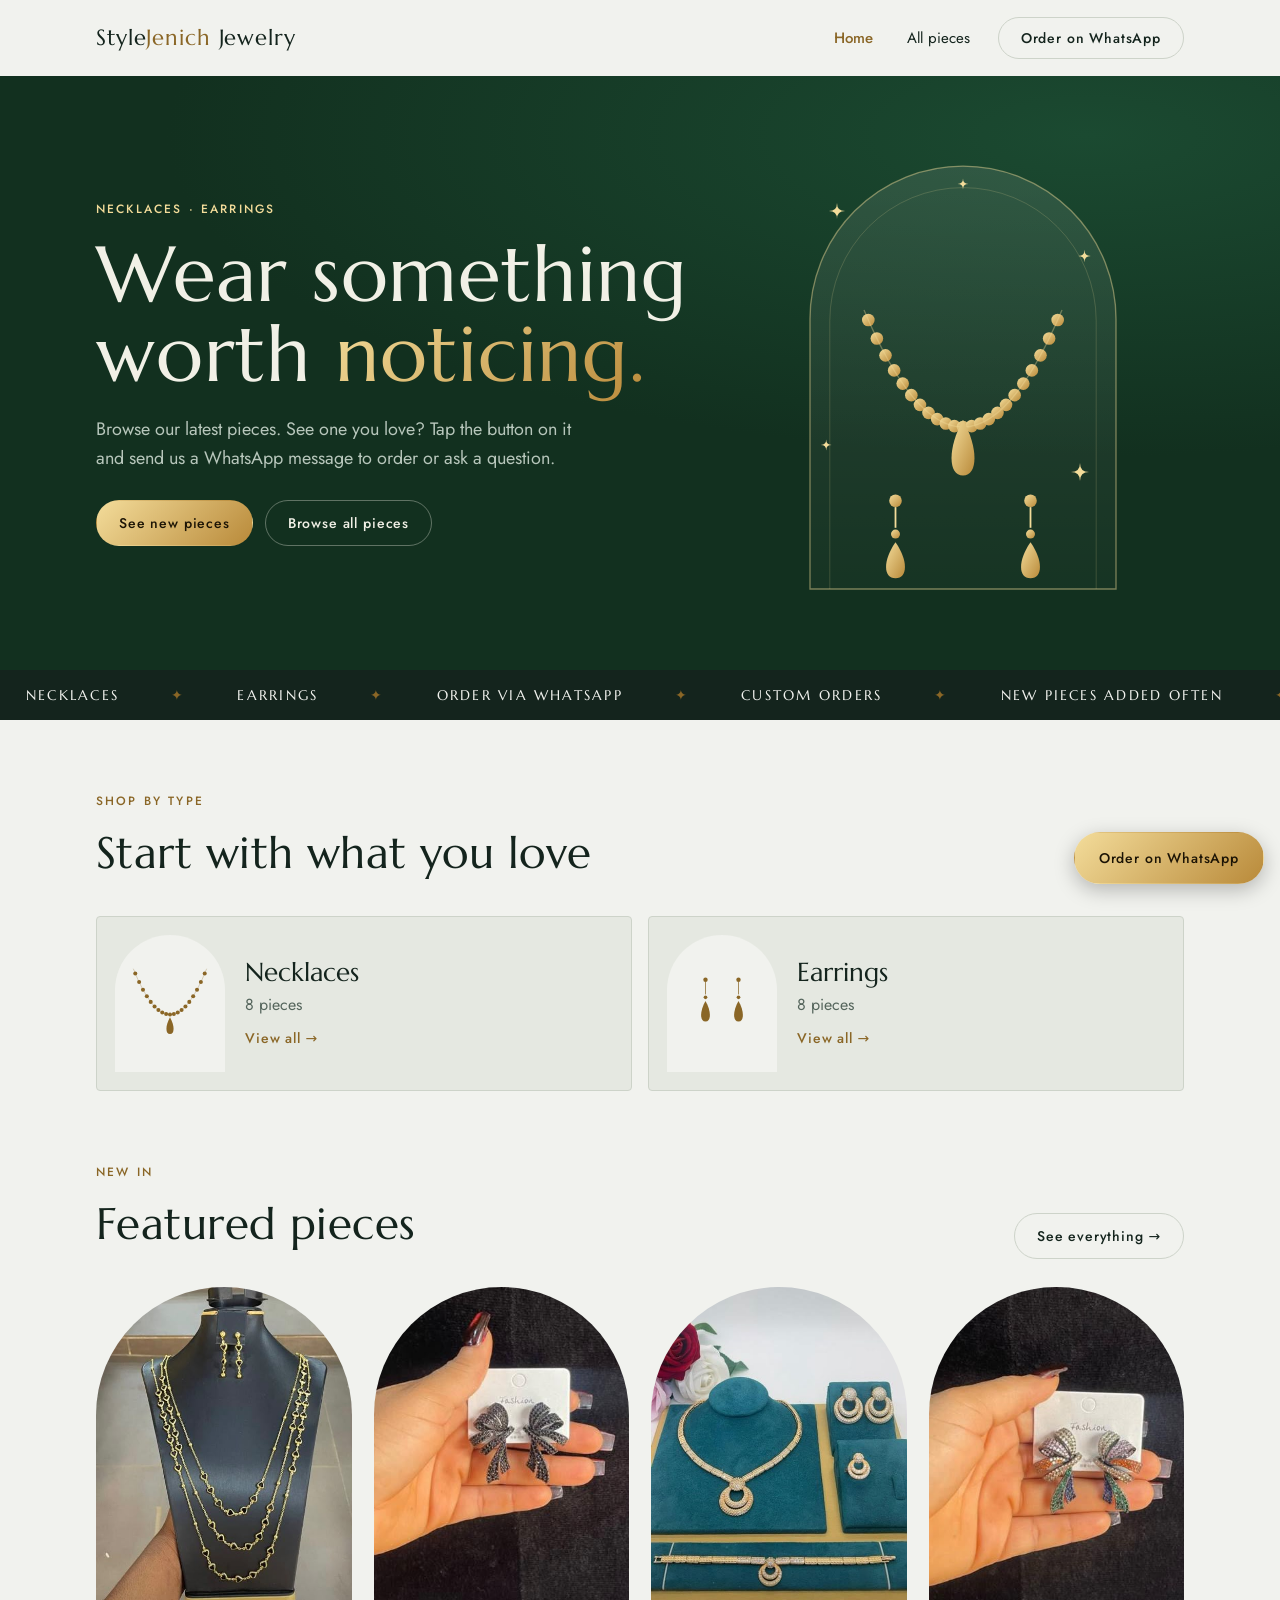
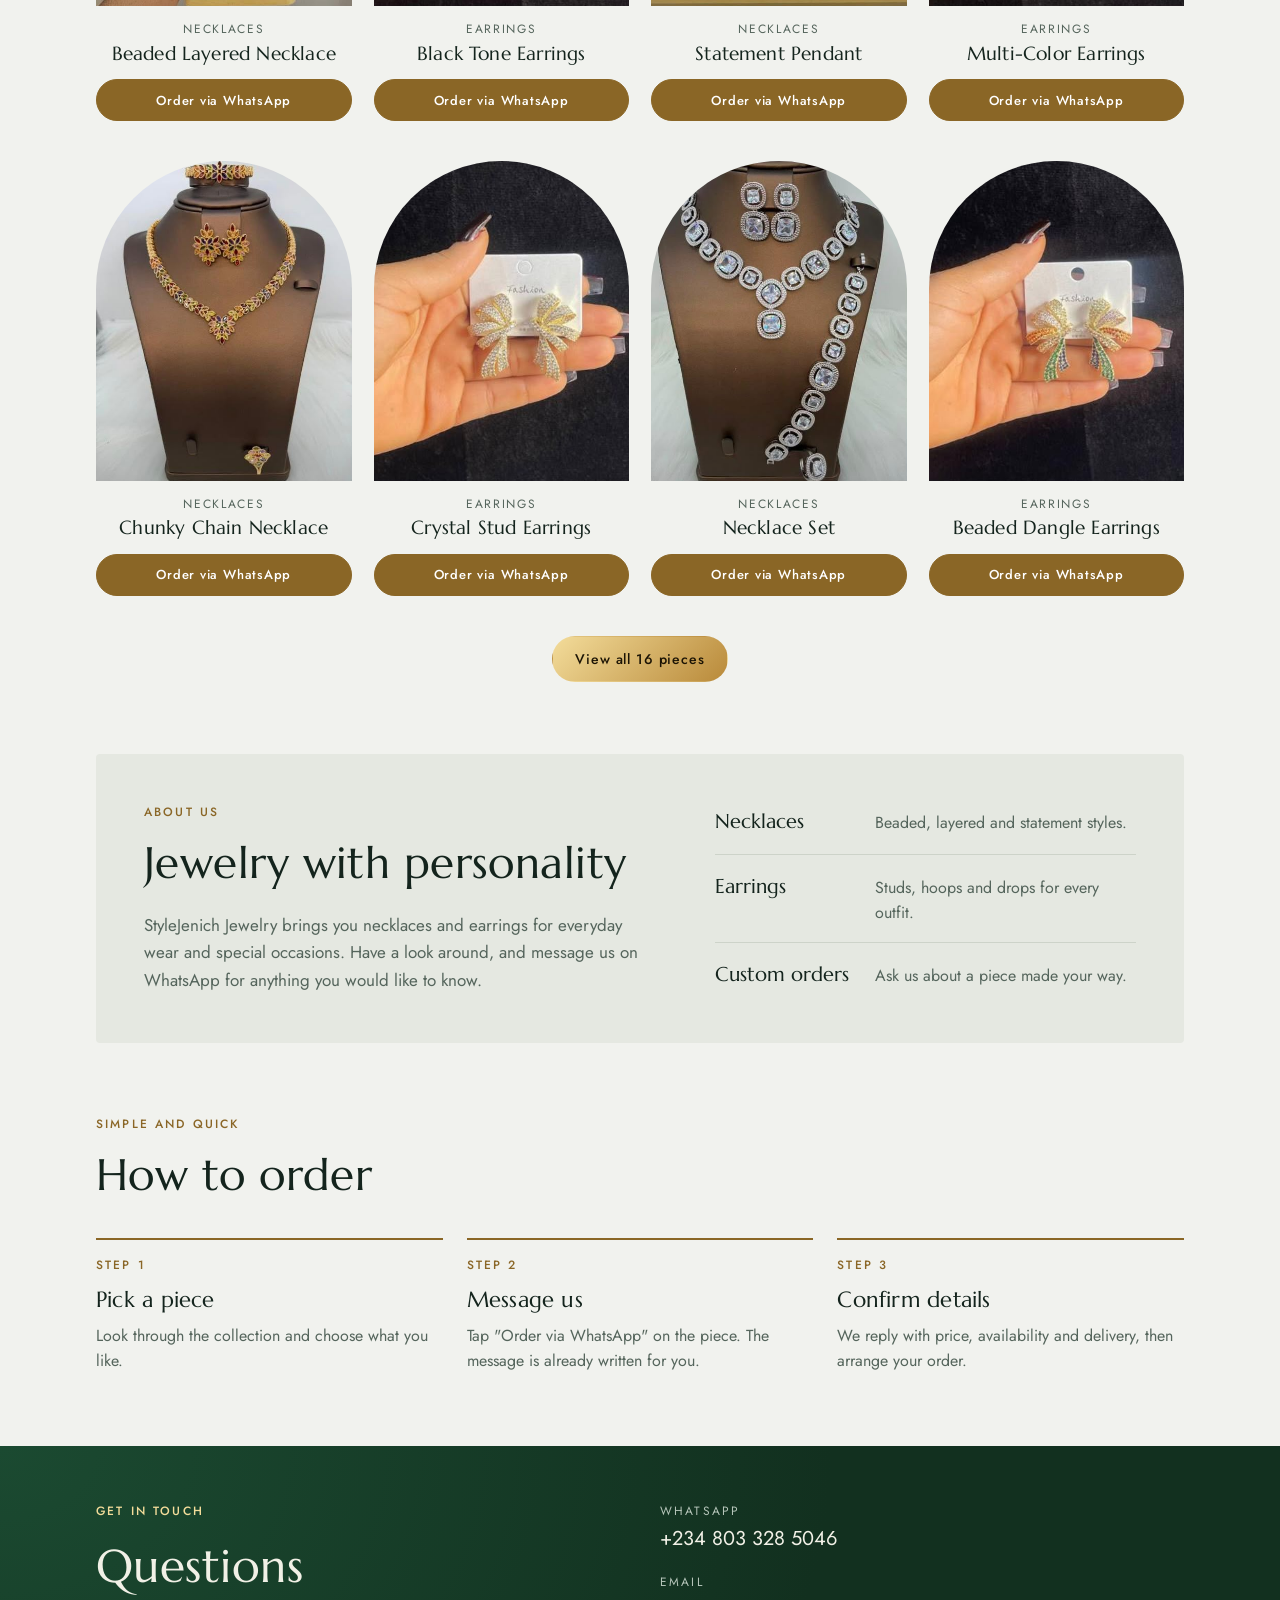
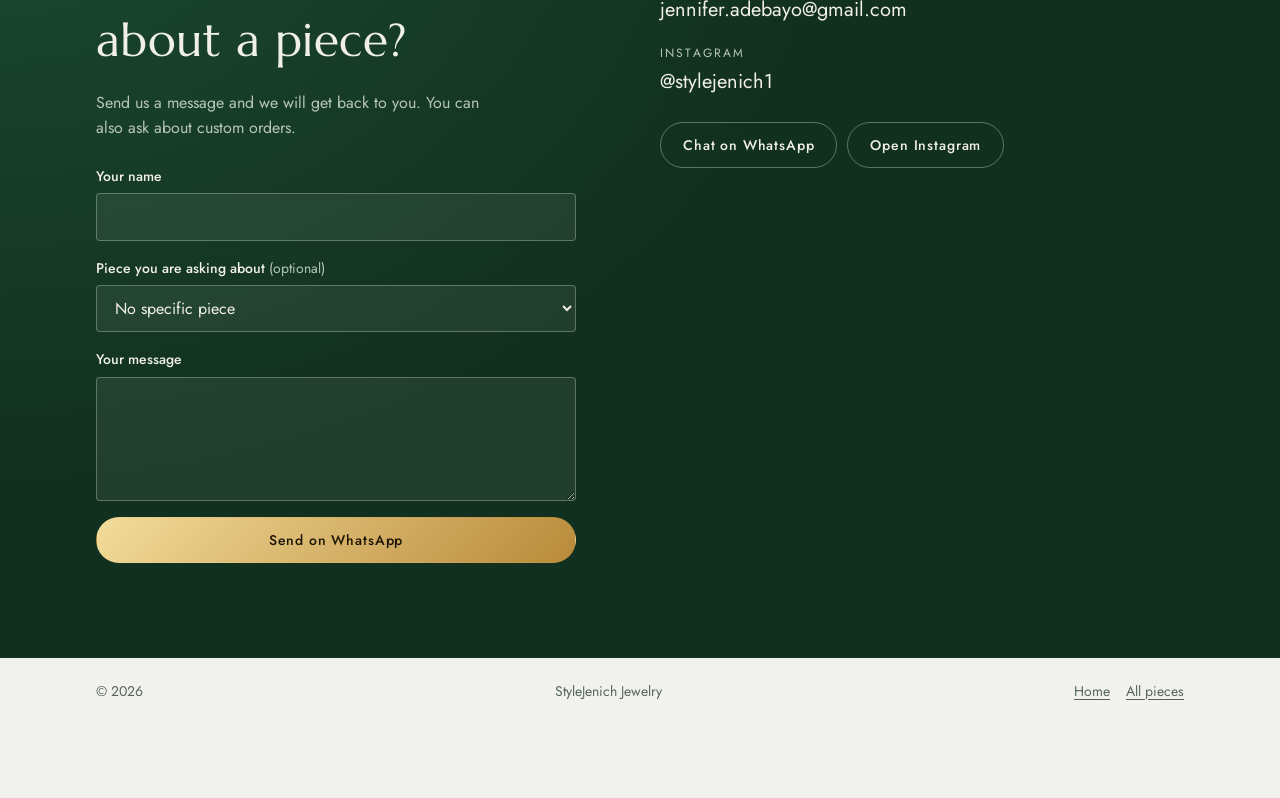
<file: index.html>
<!DOCTYPE html>
<html lang="en">
<head>
  <meta charset="utf-8">
  <meta name="viewport" content="width=device-width, initial-scale=1">
  <title>StyleJenich Jewelry</title>
  <meta name="description" content="Necklaces and earrings from StyleJenich Jewelry. Browse the collection and order on WhatsApp.">
  <meta name="theme-color" content="#12301f">
  <meta property="og:title" content="StyleJenich Jewelry">
  <meta property="og:description" content="Necklaces and earrings. Browse the collection and order on WhatsApp.">
  <meta property="og:type" content="website">
  <link rel="icon" href="data:image/svg+xml,%3Csvg xmlns='http://www.w3.org/2000/svg' viewBox='0 0 64 64'%3E%3Crect width='64' height='64' rx='14' fill='%2312301f'/%3E%3Cpath d='M32 14l12 14-12 22L20 28z' fill='%23d4b26a'/%3E%3C/svg%3E">

  <link rel="preconnect" href="https://fonts.googleapis.com">
  <link rel="preconnect" href="https://fonts.gstatic.com" crossorigin>
  <link rel="stylesheet" href="https://fonts.googleapis.com/css2?family=Jost:wght@400;500;600&family=Marcellus&display=swap">
  <link rel="stylesheet" href="css/styles.css">

  <script src="js/data.js" defer></script>
  <script src="js/art.js" defer></script>
  <script src="js/common.js" defer></script>
  <script src="js/home.js" defer></script>
</head>
<body id="top">
  <a class="skip-link" href="#gallery">Skip to the collection</a>

  <header class="site-header">
    <div class="wrap site-header__inner">
      <a class="brand" href="index.html" aria-label="StyleJenich Jewelry, home">Style<span>Jenich</span> Jewelry</a>
      <nav class="site-nav" aria-label="Main">
        <a class="site-nav__link" href="index.html" aria-current="page">Home</a>
        <a class="site-nav__link" href="collection.html">All pieces</a>
        <a class="btn btn--ghost site-nav__cta" id="header-whatsapp" href="#contact">Contact</a>
      </nav>
    </div>
  </header>

  <main>
    <section class="hero" aria-labelledby="hero-title">
      <div class="wrap hero__inner">
        <div class="hero__copy">
          <p class="label" id="eyebrow">Handpicked jewelry</p>
          <h1 id="hero-title">Wear something worth <em>noticing.</em></h1>
          <p class="hero__lead">Browse our latest pieces. See one you love? Tap the button on it and send us a WhatsApp message to order or ask a question.</p>
          <div class="actions">
            <a class="btn btn--gold" href="#gallery">See new pieces</a>
            <a class="btn btn--outline-light" href="collection.html">Browse all pieces</a>
          </div>
        </div>
        <div class="hero__art" id="hero-art" aria-hidden="true"></div>
      </div>
    </section>

    <div class="ticker" aria-hidden="true">
      <div class="ticker__track" id="ticker-track"></div>
    </div>

    <div class="wrap">
      <section class="section" aria-labelledby="shop-title">
        <header class="section__head">
          <div>
            <p class="label">Shop by type</p>
            <h2 id="shop-title">Start with what you love</h2>
          </div>
        </header>
        <div class="tiles" id="tiles"></div>
      </section>

      <section class="section" id="gallery" aria-labelledby="gallery-title">
        <header class="section__head">
          <div>
            <p class="label">New in</p>
            <h2 id="gallery-title">Featured pieces</h2>
          </div>
          <a class="btn btn--ghost" href="collection.html">See everything &rarr;</a>
        </header>
        <div class="grid" id="grid"></div>
        <div class="section__cta">
          <a class="btn btn--gold" id="view-all" href="collection.html">View all pieces</a>
        </div>
      </section>

      <section class="section" aria-labelledby="about-title">
        <div class="about">
          <div>
            <p class="label">About us</p>
            <h2 id="about-title"></h2>
            <p class="about__text" id="about-text"></p>
          </div>
          <ul class="perks" id="perks"></ul>
        </div>
      </section>

      <section class="section" aria-labelledby="how-title">
        <header class="section__head">
          <div>
            <p class="label">Simple and quick</p>
            <h2 id="how-title">How to order</h2>
          </div>
        </header>
        <ol class="steps">
          <li><h3>Pick a piece</h3><p>Look through the collection and choose what you like.</p></li>
          <li><h3>Message us</h3><p>Tap "Order via WhatsApp" on the piece. The message is already written for you.</p></li>
          <li><h3>Confirm details</h3><p>We reply with price, availability and delivery, then arrange your order.</p></li>
        </ol>
      </section>
    </div>

    <section class="contact-band" id="contact" aria-labelledby="contact-title">
      <div class="wrap contact">
        <div>
          <p class="label">Get in touch</p>
          <h2 id="contact-title">Questions about a piece?</h2>
          <p class="contact__lead">Send us a message and we will get back to you. You can also ask about custom orders.</p>

          <form class="form" id="enquiry-form" novalidate>
            <div class="field">
              <label for="enquiry-name">Your name</label>
              <input id="enquiry-name" name="name" type="text" autocomplete="name" required aria-describedby="enquiry-name-error">
              <p class="field__error" id="enquiry-name-error" hidden></p>
            </div>
            <div class="field">
              <label for="enquiry-piece">Piece you are asking about <span class="optional">(optional)</span></label>
              <select id="enquiry-piece" name="piece"></select>
            </div>
            <div class="field">
              <label for="enquiry-message">Your message</label>
              <textarea id="enquiry-message" name="message" rows="4" required minlength="10" aria-describedby="enquiry-message-error"></textarea>
              <p class="field__error" id="enquiry-message-error" hidden></p>
            </div>
            <button class="btn btn--gold" type="submit">Send on WhatsApp</button>
            <p class="form__status" id="enquiry-status" role="status" aria-live="polite"></p>
          </form>
        </div>

        <dl class="contact__details">
          <div><dt>WhatsApp</dt><dd id="phone-text"></dd></div>
          <div><dt>Email</dt><dd id="email-text"></dd></div>
          <div><dt>Instagram</dt><dd id="instagram-text"></dd></div>
          <div class="contact__links">
            <a class="btn btn--outline-light" id="contact-whatsapp" href="#" target="_blank" rel="noopener">Chat on WhatsApp</a>
            <a class="btn btn--outline-light" id="instagram-link" href="#" target="_blank" rel="noopener">Open Instagram</a>
          </div>
        </dl>
      </div>
    </section>
  </main>

  <footer class="wrap site-footer">
    <span id="year"></span>
    <span>StyleJenich Jewelry</span>
    <nav class="site-footer__nav" aria-label="Footer">
      <a href="index.html">Home</a>
      <a href="collection.html">All pieces</a>
    </nav>
  </footer>

  <a class="btn btn--gold fab" id="fab-whatsapp" href="#" target="_blank" rel="noopener">Order on WhatsApp</a>

  <!-- Template: copied by home.js for each category tile -->
  <template id="tile-template">
    <a class="tile" href="collection.html">
      <span class="tile__arch"></span>
      <span class="tile__body">
        <span class="tile__name"></span>
        <span class="tile__count"></span>
        <span class="tile__go">View all &rarr;</span>
      </span>
    </a>
  </template>
</body>
</html>
</file>
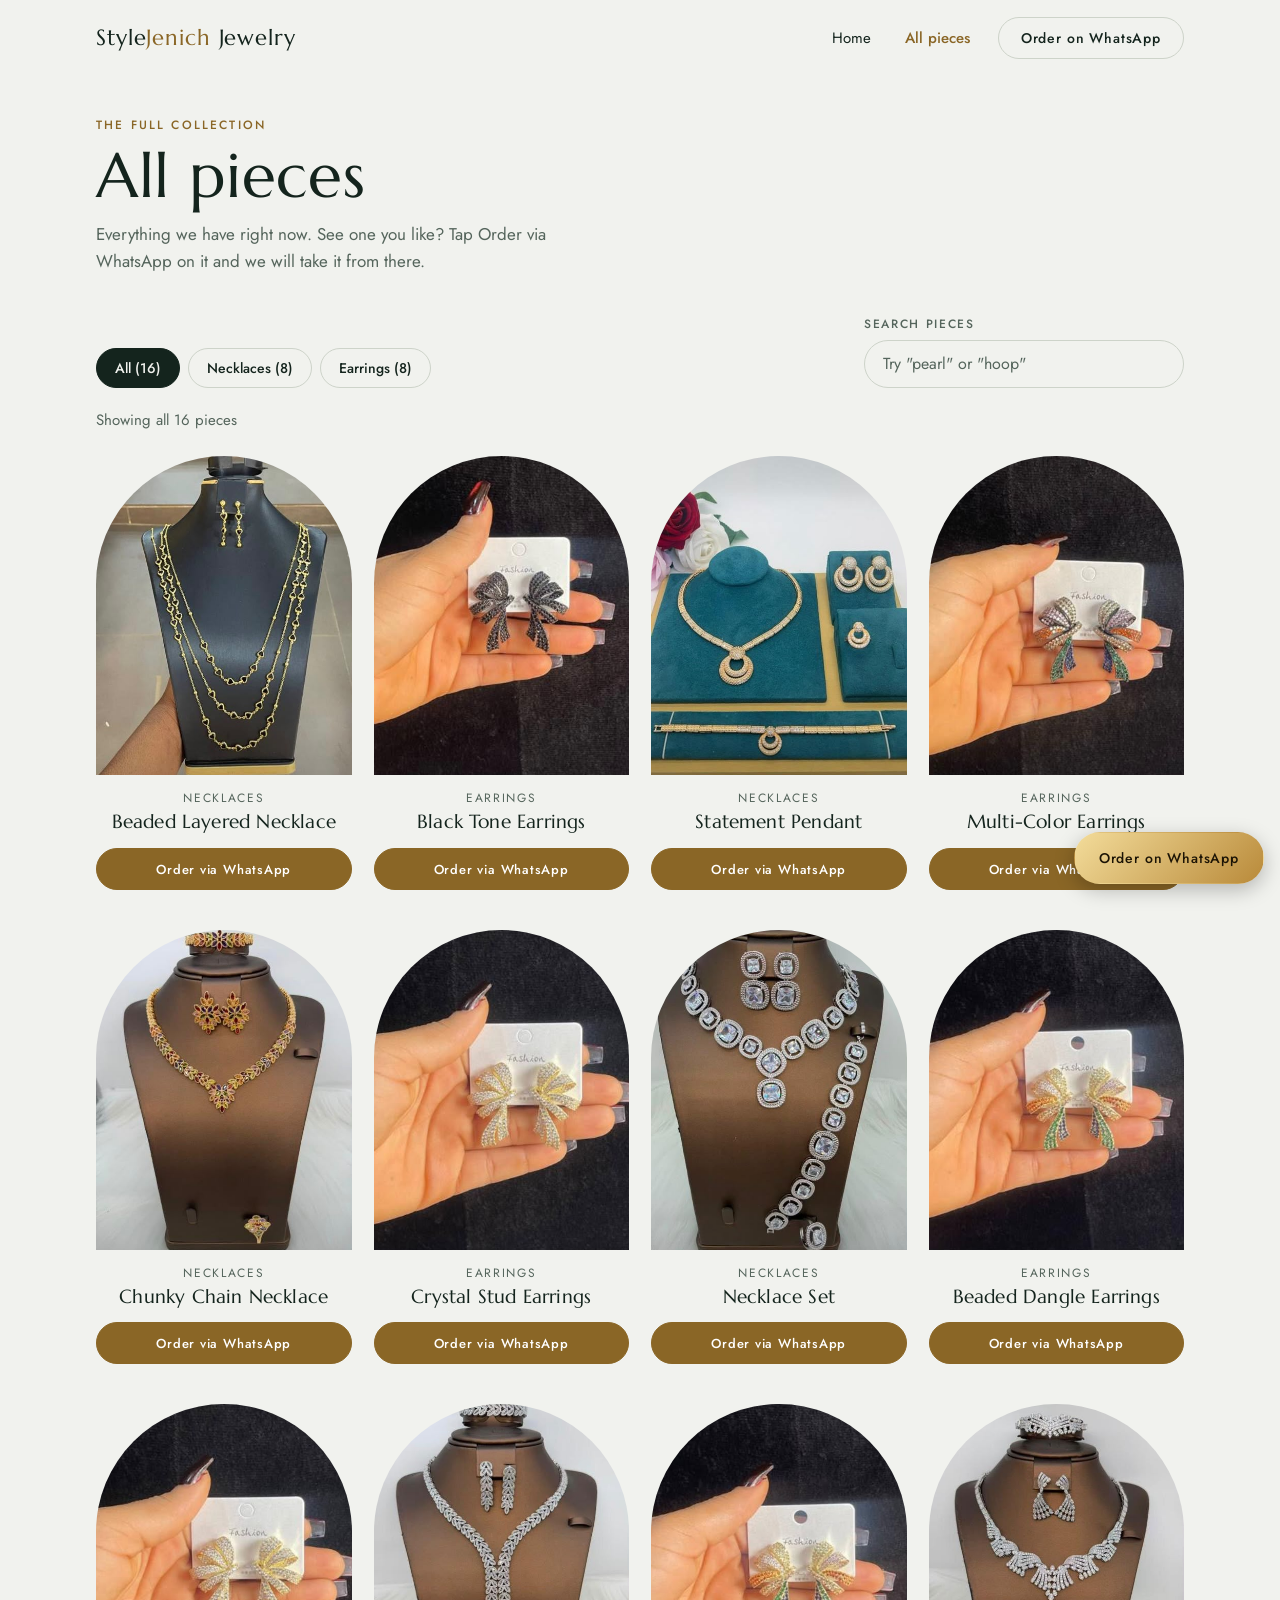
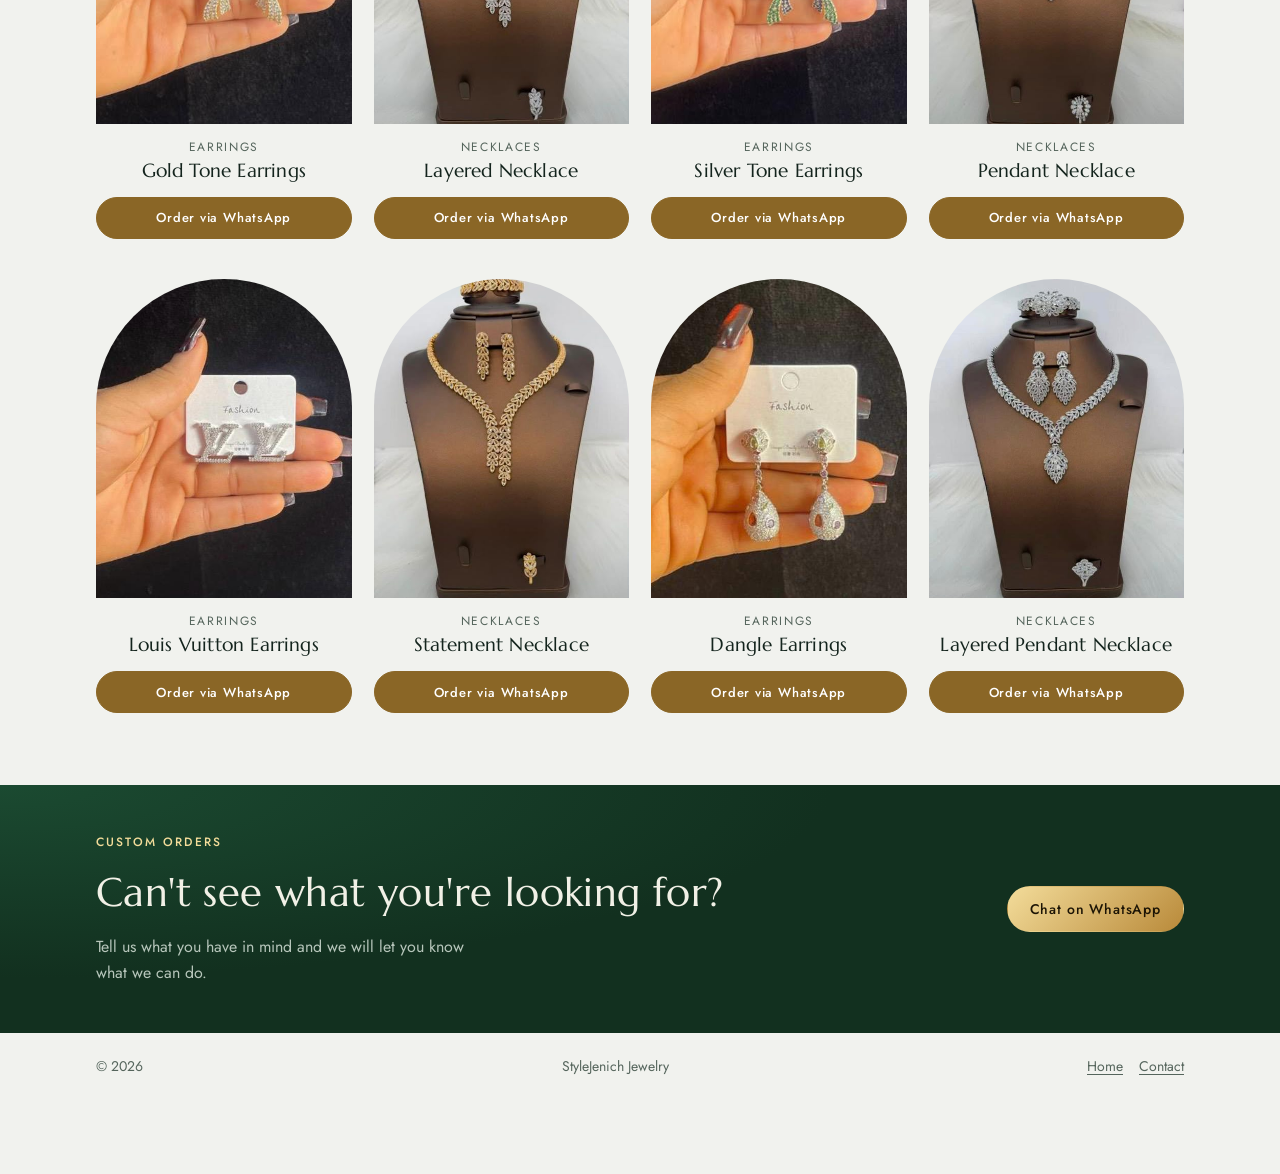
<file: collection.html>
<!DOCTYPE html>
<html lang="en">
<head>
  <meta charset="utf-8">
  <meta name="viewport" content="width=device-width, initial-scale=1">
  <title>All pieces | StyleJenich Jewelry</title>
  <meta name="description" content="Every necklace and earring from StyleJenich Jewelry. Filter by type, search, and order on WhatsApp.">
  <meta name="theme-color" content="#12301f">
  <meta property="og:title" content="All pieces | StyleJenich Jewelry">
  <meta property="og:description" content="Every necklace and earring from StyleJenich Jewelry. Order on WhatsApp.">
  <meta property="og:type" content="website">
  <link rel="icon" href="data:image/svg+xml,%3Csvg xmlns='http://www.w3.org/2000/svg' viewBox='0 0 64 64'%3E%3Crect width='64' height='64' rx='14' fill='%2312301f'/%3E%3Cpath d='M32 14l12 14-12 22L20 28z' fill='%23d4b26a'/%3E%3C/svg%3E">

  <link rel="preconnect" href="https://fonts.googleapis.com">
  <link rel="preconnect" href="https://fonts.gstatic.com" crossorigin>
  <link rel="stylesheet" href="https://fonts.googleapis.com/css2?family=Jost:wght@400;500;600&family=Marcellus&display=swap">
  <link rel="stylesheet" href="css/styles.css">

  <script src="js/data.js" defer></script>
  <script src="js/art.js" defer></script>
  <script src="js/common.js" defer></script>
  <script src="js/collection.js" defer></script>
</head>
<body id="top">
  <a class="skip-link" href="#pieces">Skip to the pieces</a>

  <header class="site-header">
    <div class="wrap site-header__inner">
      <a class="brand" href="index.html" aria-label="StyleJenich Jewelry, home">Style<span>Jenich</span> Jewelry</a>
      <nav class="site-nav" aria-label="Main">
        <a class="site-nav__link" href="index.html">Home</a>
        <a class="site-nav__link" href="collection.html" aria-current="page">All pieces</a>
        <a class="btn btn--ghost site-nav__cta" id="header-whatsapp" href="#">Order on WhatsApp</a>
      </nav>
    </div>
  </header>

  <main>
    <div class="wrap">
      <section class="page-head" aria-labelledby="page-title">
        <p class="label">The full collection</p>
        <h1 id="page-title">All pieces</h1>
        <p class="page-head__lead">Everything we have right now. See one you like? Tap Order via WhatsApp on it and we will take it from there.</p>
      </section>

      <section class="section section--tight" id="pieces" aria-label="Pieces">
        <div class="controls">
          <div class="filters" id="filters" role="group" aria-label="Filter pieces by type"></div>
          <form class="search" id="search-form" role="search">
            <label for="search">Search pieces</label>
            <input id="search" name="search" type="search" placeholder="Try &quot;pearl&quot; or &quot;hoop&quot;" autocomplete="off">
          </form>
        </div>

        <p class="result-count" id="result-count" role="status" aria-live="polite"></p>

        <div class="grid" id="grid"></div>
        <p class="empty" id="empty" hidden>No pieces match that search. Try another word, or ask us on WhatsApp.</p>
      </section>
    </div>

    <section class="contact-band cta" aria-labelledby="cta-title">
      <div class="wrap cta__inner">
        <div>
          <p class="label">Custom orders</p>
          <h2 id="cta-title">Can't see what you're looking for?</h2>
          <p class="contact__lead">Tell us what you have in mind and we will let you know what we can do.</p>
        </div>
        <a class="btn btn--gold" id="cta-whatsapp" href="#">Chat on WhatsApp</a>
      </div>
    </section>
  </main>

  <footer class="wrap site-footer">
    <span id="year"></span>
    <span>StyleJenich Jewelry</span>
    <nav class="site-footer__nav" aria-label="Footer">
      <a href="index.html">Home</a>
      <a href="index.html#contact">Contact</a>
    </nav>
  </footer>

  <a class="btn btn--gold fab" id="fab-whatsapp" href="#" target="_blank" rel="noopener">Order on WhatsApp</a>
</body>
</html>
</file>
<file: css/styles.css>
/* ==========================================================================
   StyleJenich Jewelry
   Layout: emerald hero with an arch display, gold ticker, category tiles,
   arch-framed gallery, about band, steps, emerald contact band.

   Contents
   1. Design tokens (light + dark)
   2. Base
   3. Utilities
   4. Buttons
   5. Header
   6. Hero
   7. Ticker
   8. Sections, tiles, gallery
   9. About, steps
   10. Contact and form
   11. Footer and floating button
   12. Reduced motion
   ========================================================================== */

/* 1. Design tokens ------------------------------------------------------- */
:root {
  --bg: #f1f2ee;
  --surface: #e5e8e1;
  --fg: #14241d;
  --muted: #55655c;
  --line: #cdd3c9;
  --accent: #8a6626;
  --on-accent: #ffffff;
  --danger: #a3261f;

  --emerald: #12301f;
  --emerald-2: #1b4a31;
  --on-emerald: #f1f0e6;
  --on-emerald-muted: #b7c6bb;
  --gold-a: #f3dc9a;
  --gold-b: #b98a3a;

  --font-display: "Marcellus", "Times New Roman", serif;
  --font-body: "Jost", system-ui, -apple-system, "Segoe UI", sans-serif;

  --radius: 4px;
  --radius-pill: 999px;
  --gutter: 16px;
  --max-width: 1120px;
}

@media (prefers-color-scheme: dark) {
  :root {
    --bg: #0c1310;
    --surface: #151f19;
    --fg: #ecefe9;
    --muted: #9aaaa0;
    --line: #27352d;
    --accent: #d4b26a;
    --on-accent: #1a1405;
    --danger: #ff9b92;
    --emerald: #0a2216;
    --emerald-2: #143a27;
    color-scheme: dark;
  }
}

/* 2. Base ---------------------------------------------------------------- */
*,
*::before,
*::after { box-sizing: border-box; }

html { scroll-behavior: smooth; scroll-padding-top: 16px; }

body {
  margin: 0;
  background: var(--bg);
  color: var(--fg);
  font-family: var(--font-body);
  font-size: 1rem;
  line-height: 1.6;
}

img, svg { max-width: 100%; }

h1, h2, h3 {
  margin: 0;
  font-family: var(--font-display);
  font-weight: 400;
  letter-spacing: 0.01em;
  text-wrap: balance;
}

p { margin: 0; }
a { color: inherit; }

:focus-visible {
  outline: 2px solid var(--accent);
  outline-offset: 3px;
}

.wrap {
  width: 100%;
  max-width: var(--max-width);
  margin-inline: auto;
  padding-inline: var(--gutter);
}

/* 3. Utilities ----------------------------------------------------------- */
.label {
  font-size: 0.75rem;
  font-weight: 500;
  letter-spacing: 0.18em;
  text-transform: uppercase;
  color: var(--accent);
}

.visually-hidden {
  position: absolute;
  width: 1px;
  height: 1px;
  margin: -1px;
  padding: 0;
  overflow: hidden;
  clip: rect(0 0 0 0);
  white-space: nowrap;
  border: 0;
}

.skip-link {
  position: absolute;
  left: 16px;
  top: -60px;
  z-index: 100;
  padding: 10px 16px;
  background: var(--fg);
  color: var(--bg);
  border-radius: var(--radius);
}
.skip-link:focus { top: 12px; }

/* 4. Buttons ------------------------------------------------------------- */
.btn {
  display: inline-flex;
  align-items: center;
  justify-content: center;
  gap: 8px;
  min-height: 46px;
  padding: 0 22px;
  border: 1px solid var(--accent);
  border-radius: var(--radius-pill);
  background: var(--accent);
  color: var(--on-accent);
  font: 500 0.875rem/1 var(--font-body);
  letter-spacing: 0.06em;
  text-decoration: none;
  cursor: pointer;
  transition: transform 0.2s, filter 0.2s, border-color 0.2s;
}
.btn:hover { filter: brightness(1.1); transform: translateY(-1px); }

.btn--ghost { background: transparent; color: var(--fg); border-color: var(--line); }
.btn--ghost:hover { border-color: var(--accent); filter: none; }

.btn--gold {
  background: linear-gradient(135deg, var(--gold-a), var(--gold-b));
  border-color: transparent;
  color: #1c1405;
}

.btn--outline-light {
  background: transparent;
  color: var(--on-emerald);
  border-color: rgba(241, 240, 230, 0.35);
}
.btn--outline-light:hover { border-color: var(--gold-a); filter: none; }

.btn--small { width: 100%; min-height: 42px; font-size: 0.8125rem; }

.hero :focus-visible,
.contact-band :focus-visible { outline-color: var(--gold-a); }

/* 5. Header -------------------------------------------------------------- */
.site-header__inner {
  display: flex;
  align-items: center;
  justify-content: space-between;
  gap: 16px;
  padding-block: 16px;
}

.brand {
  font-family: var(--font-display);
  font-size: 1.375rem;
  letter-spacing: 0.04em;
  text-decoration: none;
}
.brand span { color: var(--accent); }

/* 6. Hero ---------------------------------------------------------------- */
.hero {
  overflow: hidden;
  color: var(--on-emerald);
  background: radial-gradient(120% 90% at 85% 10%, var(--emerald-2), var(--emerald) 60%);
}

.hero__inner {
  display: grid;
  grid-template-columns: minmax(0, 1fr);
  align-items: center;
  gap: 32px;
  padding-block: 48px 56px;
}

.hero .label { color: var(--gold-a); }

.hero h1 {
  margin-block: 16px 20px;
  font-size: clamp(2.6rem, 8vw, 4.9rem);
  line-height: 1.02;
}

.hero h1 em {
  font-style: normal;
  background: linear-gradient(135deg, var(--gold-a), var(--gold-b));
  -webkit-background-clip: text;
  background-clip: text;
  color: transparent;
}

.hero__lead {
  max-width: 46ch;
  margin-bottom: 28px;
  color: var(--on-emerald-muted);
  font-size: 1.125rem;
}

.actions { display: flex; flex-wrap: wrap; gap: 12px; }

.hero__art {
  width: min(100%, 360px);
  justify-self: center;
  animation: float 7s ease-in-out infinite;
}
.hero__art svg { display: block; width: 100%; height: auto; overflow: visible; }

.spark {
  transform-box: fill-box;
  transform-origin: center;
  animation: twinkle 3.2s ease-in-out infinite;
}
.spark:nth-of-type(2n) { animation-delay: 1.1s; }
.spark:nth-of-type(3n) { animation-delay: 2s; }

@keyframes float { 50% { transform: translateY(-8px); } }
@keyframes twinkle { 50% { opacity: 0.35; transform: scale(0.7); } }

@media (min-width: 860px) {
  .hero__inner {
    grid-template-columns: minmax(0, 1.15fr) minmax(0, 0.85fr);
    gap: 48px;
    padding-block: 72px;
  }
}

/* 7. Ticker -------------------------------------------------------------- */
.ticker { overflow: hidden; background: var(--fg); color: var(--bg); }

.ticker__track {
  display: flex;
  width: max-content;
  animation: slide 36s linear infinite;
}

.ticker__track span {
  padding: 14px 26px;
  font-family: var(--font-display);
  font-size: 0.875rem;
  letter-spacing: 0.16em;
  text-transform: uppercase;
  white-space: nowrap;
}
.ticker__track span::after { content: "\2726"; margin-left: 52px; color: var(--accent); }

@keyframes slide { to { transform: translateX(-50%); } }

/* 8. Sections, tiles, gallery -------------------------------------------- */
.section { padding-top: 72px; }

.section__head {
  display: flex;
  flex-wrap: wrap;
  align-items: flex-end;
  justify-content: space-between;
  gap: 16px;
  margin-bottom: 28px;
}
.section__head h2 { margin-top: 6px; font-size: clamp(1.9rem, 4.5vw, 2.75rem); }

/* Category tiles */
.tiles {
  display: grid;
  grid-template-columns: repeat(auto-fit, minmax(min(100%, 260px), 1fr));
  gap: 16px;
}

.tile {
  display: grid;
  grid-template-columns: 110px minmax(0, 1fr);
  align-items: center;
  gap: 20px;
  padding: 18px 22px 18px 18px;
  border: 1px solid var(--line);
  border-radius: var(--radius);
  background: var(--surface);
  color: inherit;
  font: inherit;
  text-align: left;
  cursor: pointer;
  transition: border-color 0.2s, transform 0.2s;
}
.tile:hover { border-color: var(--accent); transform: translateY(-2px); }

.tile__arch {
  display: block;
  aspect-ratio: 4 / 5;
  overflow: hidden;
  border-radius: var(--radius-pill) var(--radius-pill) var(--radius) var(--radius);
  background: var(--bg);
}
.tile__arch svg { display: block; width: 100%; height: 100%; }

.tile__name { display: block; font-family: var(--font-display); font-size: 1.625rem; line-height: 1.2; }
.tile__count { display: block; margin-top: 4px; color: var(--muted); }
.tile__go { display: inline-block; margin-top: 10px; color: var(--accent); font-size: 0.875rem; font-weight: 500; letter-spacing: 0.06em; }

/* Filters */
.filters { display: flex; flex-wrap: wrap; gap: 8px; }

.chip {
  min-height: 40px;
  padding: 0 18px;
  border: 1px solid var(--line);
  border-radius: var(--radius-pill);
  background: transparent;
  color: var(--fg);
  font: 500 0.875rem/1 var(--font-body);
  cursor: pointer;
  transition: background 0.2s, border-color 0.2s;
}
.chip:hover { border-color: var(--accent); }
.chip[aria-pressed="true"] { background: var(--fg); border-color: var(--fg); color: var(--bg); }

/* Product grid: 2 columns on phones, then 3, then 4 */
.grid {
  display: grid;
  grid-template-columns: repeat(2, minmax(0, 1fr));
  gap: 32px 14px;
}
@media (min-width: 720px) { .grid { grid-template-columns: repeat(3, minmax(0, 1fr)); gap: 40px 22px; } }
@media (min-width: 1000px) { .grid { grid-template-columns: repeat(4, minmax(0, 1fr)); } }

.card { display: flex; flex-direction: column; gap: 14px; min-width: 0; }

.card__photo {
  position: relative;
  aspect-ratio: 4 / 5;
  overflow: hidden;
  border-radius: var(--radius-pill) var(--radius-pill) var(--radius) var(--radius);
  background: var(--surface);
}
.card__photo img,
.card__photo svg { display: block; width: 100%; height: 100%; }
.card__photo img { object-fit: cover; transition: transform 0.5s; }
.card:hover .card__photo img { transform: scale(1.05); }

.card__meta { display: flex; flex: 1; flex-direction: column; gap: 2px; text-align: center; }
.card__cat { color: var(--muted); font-size: 0.75rem; letter-spacing: 0.14em; text-transform: uppercase; }
.card__name { font-size: 1.1875rem; line-height: 1.25; }

.empty { padding-block: 32px; color: var(--muted); }

/* 9. About, steps -------------------------------------------------------- */
.about {
  display: grid;
  grid-template-columns: minmax(0, 1fr);
  gap: 32px;
  padding: 36px clamp(20px, 4vw, 48px);
  border-radius: var(--radius);
  background: var(--surface);
}
.about h2 { margin-block: 6px 14px; font-size: clamp(1.9rem, 4.5vw, 2.75rem); }
.about__text { max-width: 52ch; color: var(--muted); font-size: 1.0625rem; }

.perks { display: grid; margin: 0; padding: 0; list-style: none; }
.perks li {
  display: flex;
  align-items: baseline;
  gap: 16px;
  min-width: 0;
  padding-block: 16px;
  border-top: 1px solid var(--line);
}
.perks li:first-child { border-top: 0; }
.perks b { flex: 0 0 auto; min-width: 9ch; font-family: var(--font-display); font-size: 1.25rem; font-weight: 400; }
.perks span { min-width: 0; color: var(--muted); }

@media (min-width: 820px) {
  .about { grid-template-columns: minmax(0, 1.1fr) minmax(0, 0.9fr); gap: 56px; align-items: center; }
}

.steps {
  display: grid;
  grid-template-columns: repeat(auto-fit, minmax(min(100%, 220px), 1fr));
  gap: 24px;
  margin: 0;
  padding: 0;
  list-style: none;
  counter-reset: step;
}
.steps li { min-width: 0; padding-top: 16px; border-top: 2px solid var(--accent); counter-increment: step; }
.steps li::before {
  content: "Step " counter(step);
  display: block;
  margin-bottom: 6px;
  color: var(--accent);
  font-size: 0.75rem;
  font-weight: 500;
  letter-spacing: 0.18em;
  text-transform: uppercase;
}
.steps h3 { margin-bottom: 6px; font-size: 1.375rem; }
.steps p { color: var(--muted); }

/* 10. Contact and form --------------------------------------------------- */
.contact-band {
  margin-top: 72px;
  color: var(--on-emerald);
  background: radial-gradient(100% 120% at 0% 0%, var(--emerald-2), var(--emerald) 65%);
}

.contact {
  display: grid;
  grid-template-columns: repeat(auto-fit, minmax(min(100%, 300px), 1fr));
  gap: 40px;
  padding-block: 56px;
}
.contact .label { color: var(--gold-a); }
.contact h2 { margin-block: 8px 12px; font-size: clamp(1.9rem, 4.5vw, 2.9rem); }
.contact__lead { max-width: 40ch; margin-bottom: 24px; color: var(--on-emerald-muted); }

.contact__details { display: grid; align-content: start; gap: 18px; min-width: 0; margin: 0; }
.contact__details dt { color: var(--on-emerald-muted); font-size: 0.75rem; letter-spacing: 0.18em; text-transform: uppercase; }
.contact__details dd { margin: 2px 0 0; font-size: 1.25rem; overflow-wrap: anywhere; user-select: all; }
.contact__links { display: flex; flex-wrap: wrap; gap: 10px; padding-top: 6px; }

.form { display: grid; gap: 16px; max-width: 480px; }
.field { display: grid; gap: 6px; min-width: 0; }
.field label { font-size: 0.875rem; font-weight: 500; }
.optional { color: var(--on-emerald-muted); font-weight: 400; }

.field input,
.field select,
.field textarea {
  width: 100%;
  min-height: 46px;
  padding: 10px 14px;
  border: 1px solid rgba(241, 240, 230, 0.3);
  border-radius: var(--radius);
  background: rgba(255, 255, 255, 0.07);
  color: var(--on-emerald);
  font: inherit;
}
.field textarea { resize: vertical; }
.field select option { color: #14241d; }
.field input:focus-visible,
.field select:focus-visible,
.field textarea:focus-visible { outline: 2px solid var(--gold-a); outline-offset: 2px; }

.field [aria-invalid="true"] { border-color: #ff9b92; }
.field__error { color: #ffb4ad; font-size: 0.875rem; }
.form__status { min-height: 1.5em; color: var(--gold-a); font-size: 0.9375rem; }

/* 11. Footer and floating button ---------------------------------------- */
.site-footer {
  display: flex;
  flex-wrap: wrap;
  justify-content: space-between;
  gap: 8px;
  padding-block: 22px 96px;
  color: var(--muted);
  font-size: 0.875rem;
}

.fab {
  position: fixed;
  right: 16px;
  bottom: 16px;
  z-index: 20;
  min-height: 52px;
  padding: 0 24px;
  box-shadow: 0 6px 20px rgba(0, 0, 0, 0.25);
}

/* 12. Reduced motion ----------------------------------------------------- */
@media (prefers-reduced-motion: reduce) {
  html { scroll-behavior: auto; }
  .ticker__track,
  .hero__art,
  .spark { animation: none; }
  .btn,
  .tile,
  .card__photo img { transition: none; }
}

/* ==========================================================================
   13. Multi-page additions: navigation, All pieces page
   ========================================================================== */

/* Header navigation */
.site-nav { display: flex; align-items: center; gap: 6px; }

.site-nav__link {
  padding: 10px 14px;
  border-radius: var(--radius-pill);
  font-size: 0.9375rem;
  text-decoration: none;
}
.site-nav__link:hover { color: var(--accent); }
.site-nav__link[aria-current="page"] { color: var(--accent); font-weight: 500; }

.site-nav__cta { margin-left: 8px; min-height: 42px; }

@media (max-width: 600px) {
  .site-nav__cta { display: none; } /* the floating button covers this on phones */
  .site-nav__link { padding-inline: 10px; }
}

/* Category tiles are links now */
a.tile { text-decoration: none; }

/* Button under the home page pieces */
.section__cta { margin-top: 40px; text-align: center; }

/* All pieces page */
.page-head { padding-block: 40px 8px; }
.page-head h1 { margin-block: 8px 12px; font-size: clamp(2.4rem, 6vw, 3.9rem); line-height: 1.05; }
.page-head__lead { max-width: 52ch; color: var(--muted); font-size: 1.0625rem; }

.section--tight { padding-top: 32px; }

.controls {
  display: flex;
  flex-wrap: wrap;
  align-items: flex-end;
  justify-content: space-between;
  gap: 20px;
  margin-bottom: 20px;
}

.search { display: grid; gap: 6px; width: min(100%, 320px); }
.search label { font-size: 0.75rem; font-weight: 500; letter-spacing: 0.14em; text-transform: uppercase; color: var(--muted); }
.search input {
  width: 100%;
  min-height: 46px;
  padding: 10px 18px;
  border: 1px solid var(--line);
  border-radius: var(--radius-pill);
  background: var(--bg);
  color: var(--fg);
  font: inherit;
}
.search input::placeholder { color: var(--muted); }

.result-count { margin-bottom: 24px; color: var(--muted); font-size: 0.9375rem; }

/* Call-to-action band at the bottom of the All pieces page */
.cta__inner {
  display: flex;
  flex-wrap: wrap;
  align-items: center;
  justify-content: space-between;
  gap: 24px;
  padding-block: 48px;
}
.cta .label { color: var(--gold-a); }
.cta h2 { margin-block: 8px 10px; font-size: clamp(1.75rem, 4vw, 2.5rem); }
.cta .contact__lead { margin-bottom: 0; }

.site-footer__nav { display: flex; gap: 16px; }
.site-footer__nav a { text-underline-offset: 3px; }
</file>
